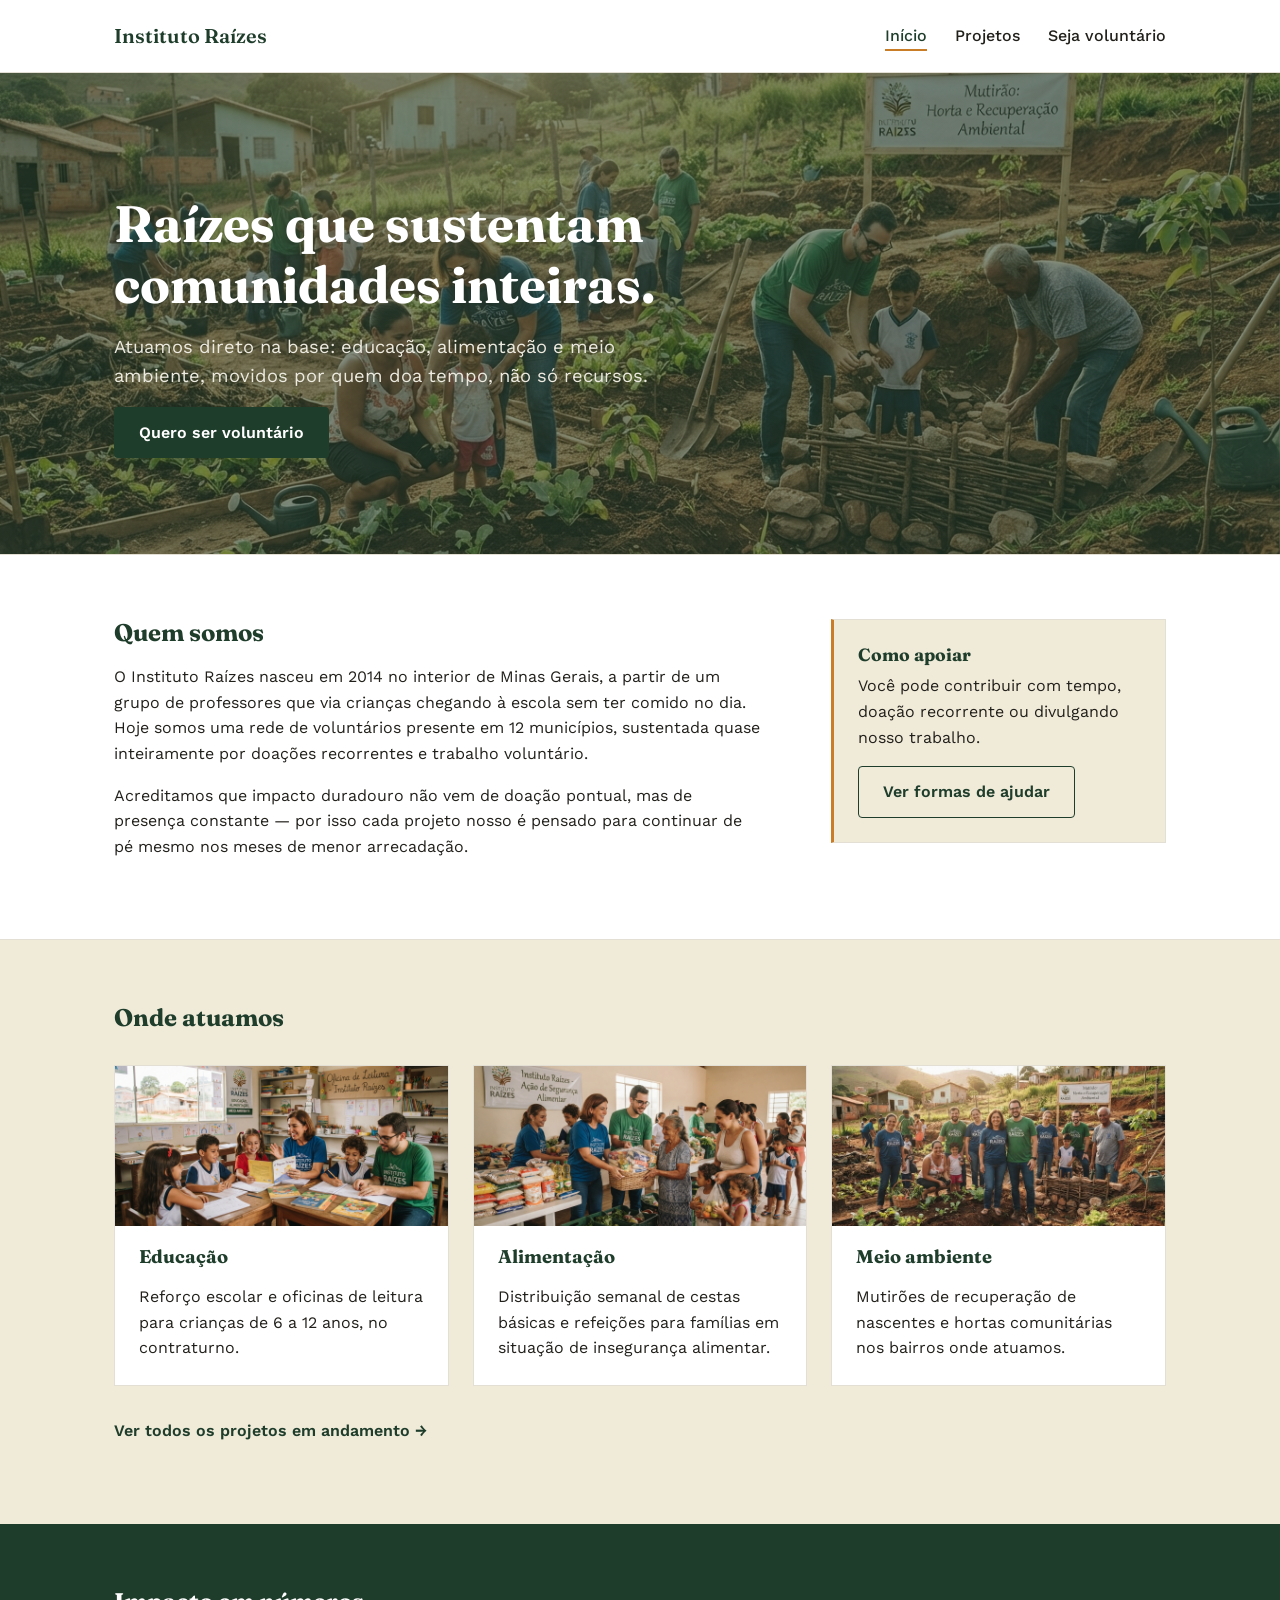
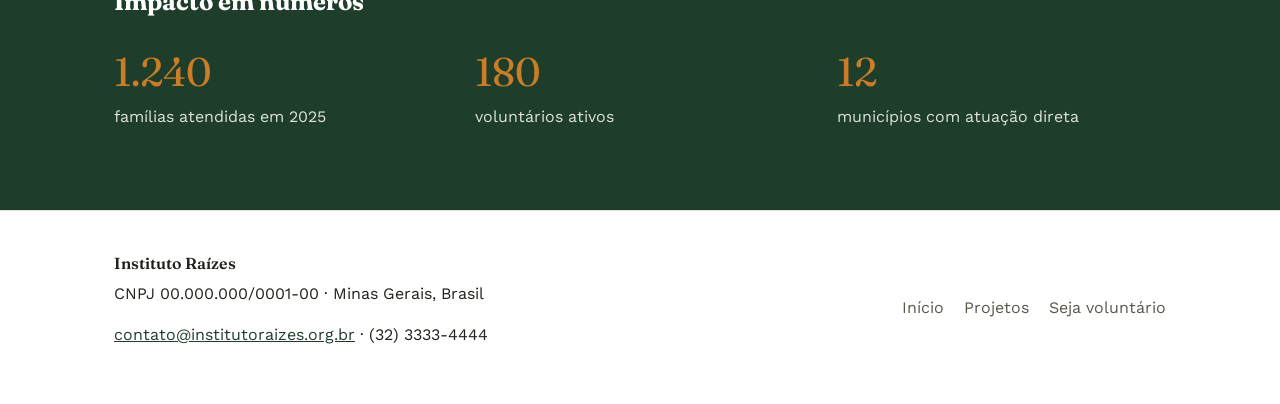
<file: index.html>
<!DOCTYPE html>
<html lang="pt-BR">
<head>
    <meta charset="UTF-8">
    <meta name="viewport" content="width=device-width, initial-scale=1.0">
    <title>Instituto Raízes | Página Inicial</title>
    <meta name="description" content="Instituto Raízes é uma organização do terceiro setor que atua...">
    
    <!-- Fontes do Google -->
    <link rel="preconnect" href="https://fonts.googleapis.com">
    <link href="https://fonts.googleapis.com/css2?family=Fraunces:wght@400;600&family=Work+Sans:wght@400;500;700&display=swap" rel="stylesheet">

    <!-- Estilos -->
    <link rel="stylesheet" href="css/style.css">
    <link rel="stylesheet" href="css/components.css">
    
</head>
<body>

  <!-- header e nav se repetem em todas as páginas -->
  <header class="site-header">
    <div class="container header-inner">
      <a href="index.html" class="logo">Instituto Raízes</a>

      <button class="nav-toggle" id="navToggle" aria-expanded="false" aria-controls="navList" aria-label="Abrir menu de navegação">
        <span class="nav-toggle-icon"></span>
      </button>

      <nav aria-label="Navegação principal">
        <ul class="nav-list" id="navList">
          <li><a href="index.html" aria-current="page">Início</a></li>
          <li><a href="projetos.html">Projetos</a></li>
          <li><a href="cadastro.html">Seja voluntário</a></li>
        </ul>
      </nav>
    </div>
  </header>

  <main>

    <section class="hero" aria-labelledby="hero-title" style="background-image: linear-gradient(rgba(31,61,43,0.55), rgba(31,61,43,0.55)), url('img/hero-comunidade.jpg');">
      <div class="container">
        <h1 id="hero-title" class="hero-title-light">Raízes que sustentam comunidades inteiras.</h1>
        <p class="hero-lead hero-lead-light">
          Atuamos direto na base: educação, alimentação e meio ambiente,
          movidos por quem doa tempo, não só recursos.
        </p>
        <a href="cadastro.html#form-cadastro" class="btn btn-primary">Quero ser voluntário</a>
      </div>
    </section>

    <section class="about" aria-labelledby="about-title">
      <div class="container about-grid">
        <div>
          <h2 id="about-title">Quem somos</h2>
          <p>
            O Instituto Raízes nasceu em 2014 no interior de Minas Gerais,
            a partir de um grupo de professores que via crianças chegando
            à escola sem ter comido no dia. Hoje somos uma rede de
            voluntários presente em 12 municípios, sustentada quase
            inteiramente por doações recorrentes e trabalho voluntário.
          </p>
          <p>
            Acreditamos que impacto duradouro não vem de doação pontual,
            mas de presença constante — por isso cada projeto nosso é
            pensado para continuar de pé mesmo nos meses de menor
            arrecadação.
          </p>
        </div>

        <aside class="fact-box" aria-label="Como apoiar">
          <h3>Como apoiar</h3>
          <p>Você pode contribuir com tempo, doação recorrente ou divulgando nosso trabalho.</p>
          <a href="cadastro.html#apoiar" class="btn btn-secondary">Ver formas de ajudar</a>
        </aside>
      </div>
    </section>

    <section class="focus-areas" aria-labelledby="focus-title">
      <div class="container">
        <h2 id="focus-title">Onde atuamos</h2>

        <div class="focus-grid">
          <article class="focus-card">
            <img src="img/educacao.jpg" alt="Voluntário lendo com crianças em oficina de leitura do Instituto Raízes" class="focus-img">
            <h3><a href="projetos.html#educacao" class="focus-link">Educação</a></h3>
            <p>Reforço escolar e oficinas de leitura para crianças de 6 a 12 anos, no contraturno.</p>
          </article>

          <article class="focus-card">
            <img src="img/alimentacao.jpg" alt="Voluntários entregando cesta básica para uma moradora da comunidade" class="focus-img">
            <h3><a href="projetos.html#alimentacao" class="focus-link">Alimentação</a></h3>
            <p>Distribuição semanal de cestas básicas e refeições para famílias em situação de insegurança alimentar.</p>
          </article>

          <article class="focus-card">
            <img src="img/meio-ambiente.jpg" alt="Grupo de voluntários e moradores em mutirão de horta comunitária" class="focus-img">
            <h3><a href="projetos.html#meio-ambiente" class="focus-link">Meio ambiente</a></h3>
            <p>Mutirões de recuperação de nascentes e hortas comunitárias nos bairros onde atuamos.</p>
          </article>
        </div>

        <p class="see-more">
          <a href="projetos.html">Ver todos os projetos em andamento →</a>
        </p>
      </div>
    </section>

    <section class="impact" aria-labelledby="impact-title">
      <div class="container">
        <h2 id="impact-title">Impacto em números</h2>
        <div class="impact-grid">
          <div class="impact-item">
            <span class="impact-number">1.240</span>
            <span class="impact-label">famílias atendidas em 2025</span>
          </div>
          <div class="impact-item">
            <span class="impact-number">180</span>
            <span class="impact-label">voluntários ativos</span>
          </div>
          <div class="impact-item">
            <span class="impact-number">12</span>
            <span class="impact-label">municípios com atuação direta</span>
          </div>
        </div>
      </div>
    </section>

  </main>

  <footer class="site-footer">
    <div class="container footer-inner">
      <div>
        <p class="footer-brand">Instituto Raízes</p>
        <p>CNPJ 00.000.000/0001-00 · Minas Gerais, Brasil</p>
        <p>
          <a href="mailto:contato@institutoraizes.org.br">contato@institutoraizes.org.br</a>
          · (32) 3333-4444
        </p>
      </div>
      <nav aria-label="Links do rodapé">
        <ul class="footer-links">
          <li><a href="index.html">Início</a></li>
          <li><a href="projetos.html">Projetos</a></li>
          <li><a href="cadastro.html">Seja voluntário</a></li>
        </ul>
      </nav>
    </div>
  </footer>
<script src="js/nav.js" defer></script>
</body>
</html>
</file>
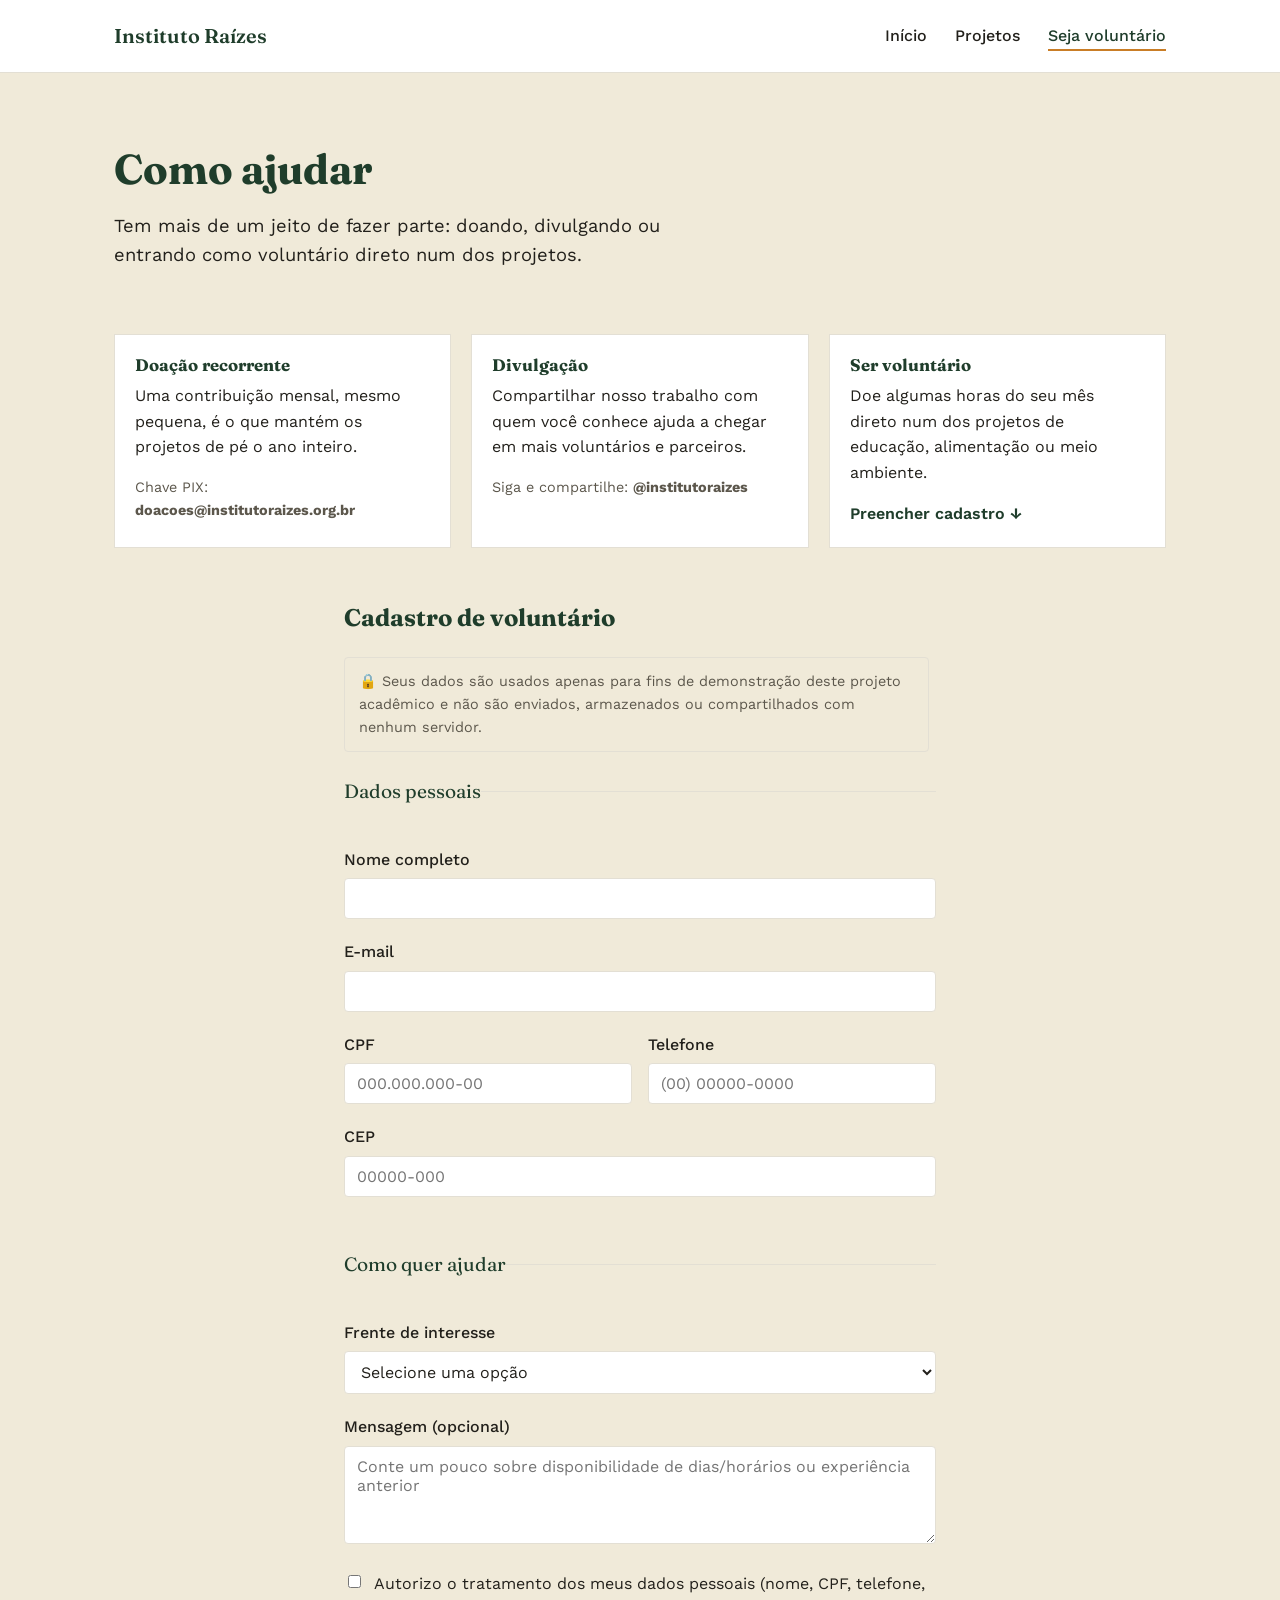
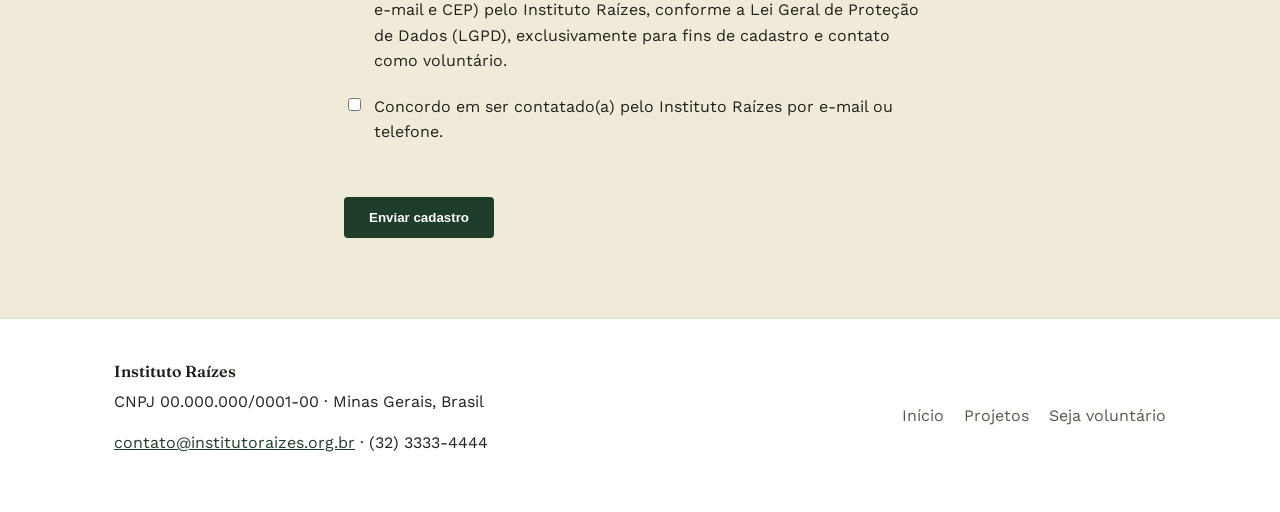
<file: cadastro.html>
<!DOCTYPE html>
<html lang="pt-BR">
<head>
  <meta charset="UTF-8">
  <meta name="viewport" content="width=device-width, initial-scale=1.0">
  <title>Instituto Raízes | Seja voluntário</title>
  <meta name="description" content="Cadastre-se para ser voluntário do Instituto Raízes nas frentes de educação, alimentação ou meio ambiente.">
  <!-- Fontes do Google -->
    <link rel="preconnect" href="https://fonts.googleapis.com">
    <link href="https://fonts.googleapis.com/css2?family=Fraunces:wght@400;600&family=Work+Sans:wght@400;500;700&display=swap" rel="stylesheet">

  <!-- Estilos do Design System e Grid -->
    <link rel="stylesheet" href="css/style.css">
    <link rel="stylesheet" href="css/components.css">
</head>
<body>

  <header class="site-header">
    <div class="container header-inner">
      <a href="index.html" class="logo">Instituto Raízes</a>

      <button class="nav-toggle" id="navToggle" aria-expanded="false" aria-controls="navList" aria-label="Abrir menu de navegação">
        <span class="nav-toggle-icon"></span>
      </button>

      <nav aria-label="Navegação principal">
        <ul class="nav-list" id="navList">
          <li><a href="index.html">Início</a></li>
          <li><a href="projetos.html">Projetos</a></li>
          <li><a href="cadastro.html" aria-current="page">Seja voluntário</a></li>
        </ul>
      </nav>
    </div>
  </header>

  <main>

    <section class="page-intro">
      <div class="container">
        <h1>Como ajudar</h1>
        <p class="hero-lead">
          Tem mais de um jeito de fazer parte: doando, divulgando ou
          entrando como voluntário direto num dos projetos.
        </p>
      </div>
    </section>

    <section class="support-options" id="apoiar" aria-labelledby="apoiar-title">
      <div class="container">
        <h2 id="apoiar-title" class="visually-hidden">Formas de apoiar</h2>
        <div class="support-grid">
          <article class="support-card">
            <h3>Doação recorrente</h3>
            <p>Uma contribuição mensal, mesmo pequena, é o que mantém os projetos de pé o ano inteiro.</p>
            <p class="support-detail">Chave PIX: <strong>doacoes@institutoraizes.org.br</strong></p>
          </article>

          <article class="support-card">
            <h3>Divulgação</h3>
            <p>Compartilhar nosso trabalho com quem você conhece ajuda a chegar em mais voluntários e parceiros.</p>
            <p class="support-detail">Siga e compartilhe: <strong>@institutoraizes</strong></p>
          </article>

          <article class="support-card">
            <h3>Ser voluntário</h3>
            <p>Doe algumas horas do seu mês direto num dos projetos de educação, alimentação ou meio ambiente.</p>
            <a href="#form-cadastro" class="support-link">Preencher cadastro ↓</a>
          </article>
        </div>
      </div>
    </section>

    <section class="form-section">
      <div class="container form-container">
        <h2 class="form-heading">Cadastro de voluntário</h2>

        <form id="form-cadastro" novalidate>

          <p class="privacy-note">
            🔒 Seus dados são usados apenas para fins de demonstração deste
            projeto acadêmico e não são enviados, armazenados ou
            compartilhados com nenhum servidor.
          </p>

          <fieldset>
            <legend>Dados pessoais</legend>

            <div class="form-field">
              <label for="nome">Nome completo</label>
              <input
                type="text"
                id="nome"
                name="nome"
                required
                minlength="3"
                autocomplete="name"
              >
              <span class="field-error">Informe seu nome completo (mínimo 3 letras).</span>
            </div>

            <div class="form-field">
              <label for="email">E-mail</label>
              <input
                type="email"
                id="email"
                name="email"
                required
                autocomplete="email"
              >
              <span class="field-error">Informe um e-mail válido.</span>
            </div>

            <div class="form-row">
              <div class="form-field">
                <label for="cpf">CPF</label>
                <input
                  type="text"
                  id="cpf"
                  name="cpf"
                  inputmode="numeric"
                  placeholder="000.000.000-00"
                  pattern="\d{3}\.\d{3}\.\d{3}-\d{2}"
                  maxlength="14"
                  autocomplete="off"
                  required
                >
                <span class="field-error">Digite um CPF válido, no formato 000.000.000-00.</span>
              </div>

              <div class="form-field">
                <label for="telefone">Telefone</label>
                <input
                  type="tel"
                  id="telefone"
                  name="telefone"
                  inputmode="numeric"
                  placeholder="(00) 00000-0000"
                  pattern="\(\d{2}\) \d{4,5}-\d{4}"
                  maxlength="15"
                  required
                >
                <span class="field-error">Digite um telefone válido, com DDD.</span>
              </div>
            </div>

            <div class="form-field">
              <label for="cep">CEP</label>
              <input
                type="text"
                id="cep"
                name="cep"
                inputmode="numeric"
                placeholder="00000-000"
                pattern="\d{5}-\d{3}"
                maxlength="9"
                required
              >
              <span class="field-error">Digite um CEP válido, no formato 00000-000.</span>
            </div>
          </fieldset>

          <fieldset>
            <legend>Como quer ajudar</legend>

            <div class="form-field">
              <label for="frente">Frente de interesse</label>
              <select id="frente" name="frente" required>
                <option value="" selected disabled>Selecione uma opção</option>
                <option value="educacao">Educação</option>
                <option value="alimentacao">Alimentação</option>
                <option value="meio-ambiente">Meio ambiente</option>
                <option value="qualquer">Qualquer uma</option>
              </select>
            </div>

            <div class="form-field">
              <label for="mensagem">Mensagem (opcional)</label>
              <textarea
                id="mensagem"
                name="mensagem"
                rows="4"
                maxlength="500"
                placeholder="Conte um pouco sobre disponibilidade de dias/horários ou experiência anterior"
              ></textarea>
            </div>

            <div class="form-field form-field-checkbox">
              <input type="checkbox" id="lgpd" name="lgpd" required>
              <label for="lgpd">
                Autorizo o tratamento dos meus dados pessoais (nome, CPF,
                telefone, e-mail e CEP) pelo Instituto Raízes, conforme a
                Lei Geral de Proteção de Dados (LGPD), exclusivamente
                para fins de cadastro e contato como voluntário.
              </label>
              <span class="field-error">É preciso autorizar o tratamento dos dados para enviar o cadastro.</span>
            </div>

            <div class="form-field form-field-checkbox">
              <input type="checkbox" id="termos" name="termos" required>
              <label for="termos">
                Concordo em ser contatado(a) pelo Instituto Raízes por e-mail ou telefone.
              </label>
              <span class="field-error">É preciso concordar para enviar o cadastro.</span>
            </div>
          </fieldset>

          <button type="submit" class="btn btn-primary">Enviar cadastro</button>

          <p id="form-success" class="form-success" role="status" hidden>
            Cadastro recebido! Em breve alguém da equipe entra em contato.
          </p>
        </form>

      </div>
    </section>

  </main>

  <footer class="site-footer">
    <div class="container footer-inner">
      <div>
        <p class="footer-brand">Instituto Raízes</p>
        <p>CNPJ 00.000.000/0001-00 · Minas Gerais, Brasil</p>
        <p>
          <a href="mailto:contato@institutoraizes.org.br">contato@institutoraizes.org.br</a>
          · (32) 3333-4444
        </p>
      </div>
      <nav aria-label="Links do rodapé">
        <ul class="footer-links">
          <li><a href="index.html">Início</a></li>
          <li><a href="projetos.html">Projetos</a></li>
          <li><a href="cadastro.html">Seja voluntário</a></li>
        </ul>
      </nav>
    </div>
  </footer>

  <script src="js/mascara.js"></script>
  <script src="js/nav.js" defer></script>
</body>
</html>
</file>
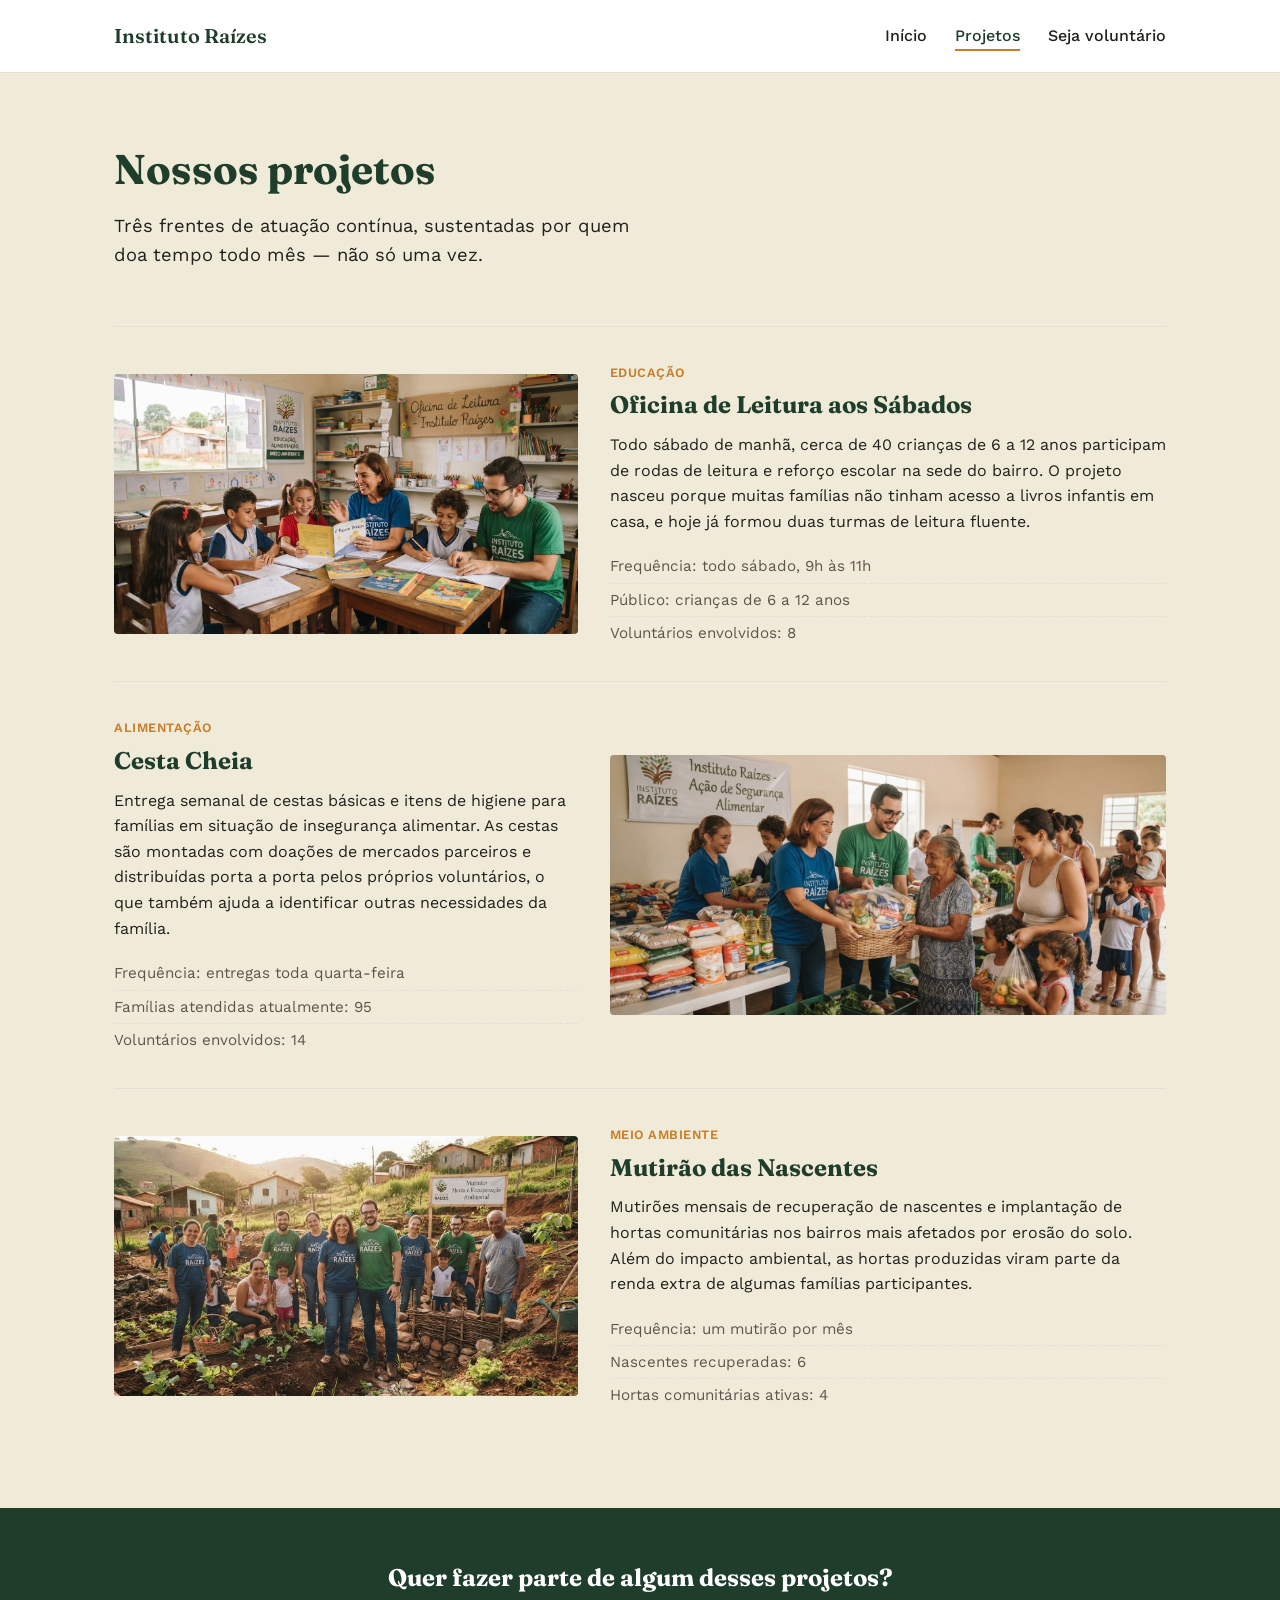
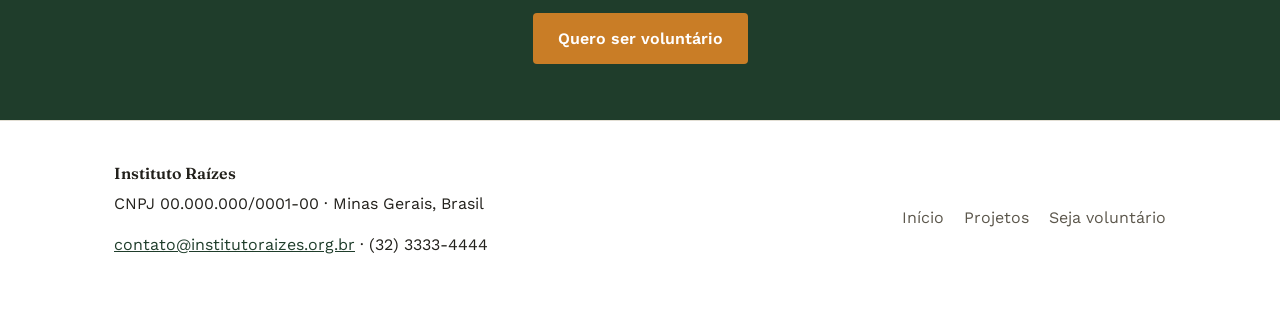
<file: projetos.html>
<!DOCTYPE html>
<html lang="pt-BR">
<head>
  <meta charset="UTF-8">
  <meta name="viewport" content="width=device-width, initial-scale=1.0">
  <title>Instituto Raízes | Projetos</title>
  <meta name="description" content="Conheça os projetos em andamento do Instituto Raízes nas frentes de educação, alimentação e meio ambiente.">
 <!-- Fontes do Google -->
    <link rel="preconnect" href="https://fonts.googleapis.com">
    <link href="https://fonts.googleapis.com/css2?family=Fraunces:wght@400;600&family=Work+Sans:wght@400;500;700&display=swap" rel="stylesheet">

  <!-- Estilos do Design System e Grid -->
    <link rel="stylesheet" href="css/style.css">
    <link rel="stylesheet" href="css/components.css">
</head>
<body>

  <header class="site-header">
    <div class="container header-inner">
      <a href="index.html" class="logo">Instituto Raízes</a>

      <button class="nav-toggle" id="navToggle" aria-expanded="false" aria-controls="navList" aria-label="Abrir menu de navegação">
        <span class="nav-toggle-icon"></span>
      </button>

      <nav aria-label="Navegação principal">
        <ul class="nav-list" id="navList">
          <li><a href="index.html">Início</a></li>
          <li><a href="projetos.html" aria-current="page">Projetos</a></li>
          <li><a href="cadastro.html">Seja voluntário</a></li>
        </ul>
      </nav>
    </div>
  </header>

  <main>

    <section class="page-intro">
      <div class="container">
        <h1>Nossos projetos</h1>
        <p class="hero-lead">
          Três frentes de atuação contínua, sustentadas por quem doa
          tempo todo mês — não só uma vez.
        </p>
      </div>
    </section>

    <section class="projects-list" aria-label="Lista de projetos">
      <div class="container">

        <article class="project-item" id="educacao">
          <img src="img/educacao.jpg" alt="Voluntário lendo com crianças em oficina de leitura do Instituto Raízes" class="project-img">
          <div class="project-body">
            <span class="project-tag">Educação</span>
            <h2>Oficina de Leitura aos Sábados</h2>
            <p>
              Todo sábado de manhã, cerca de 40 crianças de 6 a 12 anos
              participam de rodas de leitura e reforço escolar na sede
              do bairro. O projeto nasceu porque muitas famílias não
              tinham acesso a livros infantis em casa, e hoje já
              formou duas turmas de leitura fluente.
            </p>
            <ul class="project-meta">
              <li>Frequência: todo sábado, 9h às 11h</li>
              <li>Público: crianças de 6 a 12 anos</li>
              <li>Voluntários envolvidos: 8</li>
            </ul>
          </div>
        </article>

        <article class="project-item project-item-reverse" id="alimentacao">
          <img src="img/alimentacao.jpg" alt="Voluntários entregando cesta básica para uma moradora da comunidade" class="project-img">
          <div class="project-body">
            <span class="project-tag">Alimentação</span>
            <h2>Cesta Cheia</h2>
            <p>
              Entrega semanal de cestas básicas e itens de higiene para
              famílias em situação de insegurança alimentar. As cestas
              são montadas com doações de mercados parceiros e
              distribuídas porta a porta pelos próprios voluntários,
              o que também ajuda a identificar outras necessidades da
              família.
            </p>
            <ul class="project-meta">
              <li>Frequência: entregas toda quarta-feira</li>
              <li>Famílias atendidas atualmente: 95</li>
              <li>Voluntários envolvidos: 14</li>
            </ul>
          </div>
        </article>

        <article class="project-item" id="meio-ambiente">
          <img src="img/meio-ambiente.jpg" alt="Grupo de voluntários e moradores em mutirão de horta comunitária" class="project-img">
          <div class="project-body">
            <span class="project-tag">Meio ambiente</span>
            <h2>Mutirão das Nascentes</h2>
            <p>
              Mutirões mensais de recuperação de nascentes e implantação
              de hortas comunitárias nos bairros mais afetados por
              erosão do solo. Além do impacto ambiental, as hortas
              produzidas viram parte da renda extra de algumas famílias
              participantes.
            </p>
            <ul class="project-meta">
              <li>Frequência: um mutirão por mês</li>
              <li>Nascentes recuperadas: 6</li>
              <li>Hortas comunitárias ativas: 4</li>
            </ul>
          </div>
        </article>

      </div>
    </section>

    <section class="cta-band">
      <div class="container cta-band-inner">
        <h2>Quer fazer parte de algum desses projetos?</h2>
        <a href="cadastro.html" class="btn btn-primary">Quero ser voluntário</a>
      </div>
    </section>

  </main>

  <footer class="site-footer">
    <div class="container footer-inner">
      <div>
        <p class="footer-brand">Instituto Raízes</p>
        <p>CNPJ 00.000.000/0001-00 · Minas Gerais, Brasil</p>
        <p>
          <a href="mailto:contato@institutoraizes.org.br">contato@institutoraizes.org.br</a>
          · (32) 3333-4444
        </p>
      </div>
      <nav aria-label="Links do rodapé">
        <ul class="footer-links">
          <li><a href="index.html">Início</a></li>
          <li><a href="projetos.html">Projetos</a></li>
          <li><a href="cadastro.html">Seja voluntário</a></li>
        </ul>
      </nav>
    </div>
  </footer>
<script src="js/nav.js" defer></script>
</body>
</html>
</file>
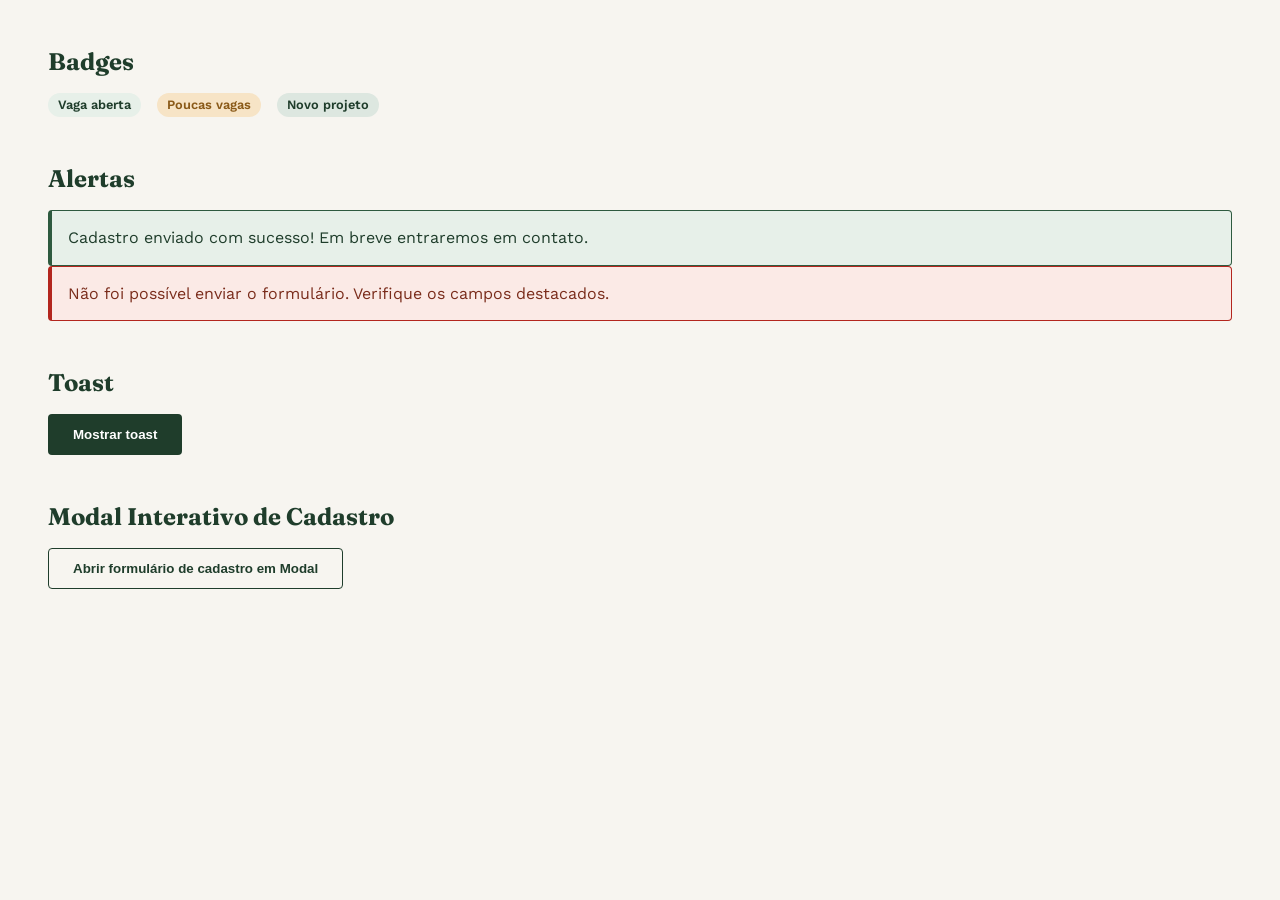
<file: teste-feedback.html>
<!DOCTYPE html>
<html lang="pt-BR">
<head>
  <meta charset="UTF-8">
  <meta name="viewport" content="width=device-width, initial-scale=1.0">
  <title>Instituto Raízes | Teste — Componentes de Feedback e Cadastro</title>

  <link rel="preconnect" href="https://fonts.googleapis.com">
  <link href="https://fonts.googleapis.com/css2?family=Fraunces:wght@400;600&family=Work+Sans:wght@400;600&display=swap" rel="stylesheet">

  <link rel="stylesheet" href="css/variables.css">
  <link rel="stylesheet" href="css/grid.css">
  <link rel="stylesheet" href="css/components.css">
  <link rel="stylesheet" href="css/style.css">

  <style>
    body { padding: var(--space-6); display: flex; flex-direction: column; gap: var(--space-6); background: var(--color-neutral-100); }
    section h2 { margin-bottom: var(--space-3); font-family: var(--font-display); }
    .row { display: flex; flex-wrap: wrap; gap: var(--space-3); align-items: center; }
    
    /* Ajuste para o modal aceitar formulários longos com scroll interno */
    .modal-content-scroll {
      max-height: 85vh;
      overflow-y: auto;
      width: min(95%, 600px);
    }
  </style>
</head>
<body>

  <section>
    <h2>Badges</h2>
    <div class="row">
      <span class="badge badge-success">Vaga aberta</span>
      <span class="badge badge-warning">Poucas vagas</span>
      <span class="badge badge-info">Novo projeto</span>
    </div>
  </section>

  <section>
    <h2>Alertas</h2>
    <div class="alert alert-success">Cadastro enviado com sucesso! Em breve entraremos em contato.</div>
    <div class="alert alert-error">Não foi possível enviar o formulário. Verifique os campos destacados.</div>
  </section>

  <section>
    <h2>Toast</h2>
    <button class="btn btn-primary" id="showToast">Mostrar toast</button>
    <div class="toast-container">
      <div class="toast toast-success" id="demoToast">Voluntário cadastrado com sucesso.</div>
    </div>
  </section>

  <section>
    <h2>Modal Interativo de Cadastro</h2>
    <button class="btn btn-secondary" id="openModal">Abrir formulário de cadastro em Modal</button>
    
    <!-- Modal com o formulário de cadastro completo -->
    <div class="modal-backdrop" id="modalBackdrop">
      <div class="modal modal-content-scroll">
        <div class="modal-header">
          <strong>Cadastro de Voluntário</strong>
          <button class="btn btn-secondary" id="closeModal" style="padding: 4px 10px; font-size: 0.85rem;">✕ Fechar</button>
        </div>
        
        <!-- Formulário real reaproveitado -->
        <form id="form-cadastro" novalidate>
          <p class="privacy-note">
            🔒 Seus dados são usados apenas para fins de demonstração deste projeto acadêmico.
          </p>

          <fieldset>
            <legend>Dados pessoais</legend>

            <div class="form-field">
              <label for="nome">Nome completo</label>
              <input type="text" id="nome" name="nome" required minlength="3" autocomplete="name">
              <span class="field-error">Informe seu nome completo (mínimo 3 letras).</span>
            </div>

            <div class="form-field">
              <label for="email">E-mail</label>
              <input type="email" id="email" name="email" required autocomplete="email">
              <span class="field-error">Informe um e-mail válido.</span>
            </div>

            <div class="form-row">
              <div class="form-field">
                <label for="cpf">CPF</label>
                <input type="text" id="cpf" name="cpf" inputmode="numeric" placeholder="000.000.000-00" pattern="\d{3}\.\d{3}\.\d{3}-\d{2}" maxlength="14" required>
                <span class="field-error">Digite um CPF válido (000.000.000-00).</span>
              </div>

              <div class="form-field">
                <label for="telefone">Telefone</label>
                <input type="tel" id="telefone" name="telefone" inputmode="numeric" placeholder="(00) 00000-0000" pattern="\(\d{2}\) \d{4,5}-\d{4}" maxlength="15" required>
                <span class="field-error">Digite um telefone com DDD.</span>
              </div>
            </div>

            <div class="form-field">
              <label for="cep">CEP</label>
              <input type="text" id="cep" name="cep" inputmode="numeric" placeholder="00000-000" pattern="\d{5}-\d{3}" maxlength="9" required>
              <span class="field-error">Digite um CEP válido (00000-000).</span>
            </div>
          </fieldset>

          <fieldset>
            <legend>Como quer ajudar</legend>

            <div class="form-field">
              <label for="frente">Frente de interesse</label>
              <select id="frente" name="frente" required>
                <option value="" selected disabled>Selecione uma opção</option>
                <option value="educacao">Educação</option>
                <option value="alimentacao">Alimentação</option>
                <option value="meio-ambiente">Meio ambiente</option>
                <option value="qualquer">Qualquer uma</option>
              </select>
            </div>

            <div class="form-field">
              <label for="mensagem">Mensagem (opcional)</label>
              <textarea id="mensagem" name="mensagem" rows="3" maxlength="500" placeholder="Conte um pouco sobre disponibilidade"></textarea>
            </div>

            <div class="form-field form-field-checkbox">
              <input type="checkbox" id="lgpd" name="lgpd" required>
              <label for="lgpd">Autorizo o tratamento dos meus dados conforme a LGPD.</label>
              <span class="field-error">É preciso autorizar para enviar.</span>
            </div>

            <div class="form-field form-field-checkbox">
              <input type="checkbox" id="termos" name="termos" required>
              <label for="termos">Concordo em ser contatado(a) pelo Instituto Raízes.</label>
              <span class="field-error">É preciso concordar para enviar.</span>
            </div>
          </fieldset>

          <button type="submit" class="btn btn-primary" style="width: 100%; margin-top: 12px;">Enviar cadastro</button>

          <p id="form-success" class="form-success" role="status" hidden style="margin-top: 12px;">
            Cadastro recebido com sucesso! Em breve entraremos em contato.
          </p>
        </form>
      </div>
    </div>
  </section>

  <!-- Scripts de toast, modal e máscaras -->
  <script src="js/mascara.js"></script>
  <script>
    // Toast demo
    document.getElementById("showToast").addEventListener("click", () => {
      const toast = document.getElementById("demoToast");
      toast.classList.add("is-visible");
      setTimeout(() => toast.classList.remove("is-visible"), 3000);
    });

    // Modal controls
    const backdrop = document.getElementById("modalBackdrop");
    document.getElementById("openModal").addEventListener("click", () => {
      backdrop.classList.add("is-open");
    });
    document.getElementById("closeModal").addEventListener("click", () => {
      backdrop.classList.remove("is-open");
    });
    // Fecha ao clicar fora da caixa do modal
    backdrop.addEventListener("click", (e) => {
      if (e.target === backdrop) backdrop.classList.remove("is-open");
    });
  </script>

</body>
</html>
</file>
<file: css/style.css>
:root {
  --color-bg: #F0EAD9;
  --color-surface: #FFFFFF;
  --color-primary: #1F3D2B;
  --color-primary-light: #2E5A3F;
  --color-accent: #C97D26;
  --color-text: #22201B;
  --color-text-muted: #5C574C;
  --color-border: #E3DFD4;

  --font-display: 'Fraunces', serif;
  --font-body: 'Work Sans', sans-serif;
}

* {
  box-sizing: border-box;
}

body {
  margin: 0;
  font-family: var(--font-body);
  color: var(--color-text);
  background: var(--color-bg);
  line-height: 1.6;
}

.container {
  max-width: 1100px;
  margin: 0 auto;
  padding: 0 24px;
}

h1, h2, h3 {
  font-family: var(--font-display);
  color: var(--color-primary);
  line-height: 1.2;
  margin: 0 0 16px;
}

p {
  margin: 0 0 16px;
  max-width: 65ch;
}

a {
  color: var(--color-primary);
}

/* HEADER */
.site-header {
  background: var(--color-surface);
  border-bottom: 1px solid var(--color-border);
}

.header-inner {
  display: flex;
  justify-content: space-between;
  align-items: center;
  padding-top: 20px;
  padding-bottom: 20px;
}

.logo {
  font-family: var(--font-display);
  font-size: 1.25rem;
  font-weight: 600;
  text-decoration: none;
  color: var(--color-primary);
}

.nav-list {
  display: flex;
  gap: 28px;
  list-style: none;
  margin: 0;
  padding: 0;
}

.nav-list a {
  text-decoration: none;
  font-weight: 500;
  color: var(--color-text);
}

.nav-list a[aria-current="page"] {
  color: var(--color-primary);
  border-bottom: 2px solid var(--color-accent);
  padding-bottom: 4px;
}

/* HERO */
.hero {
  padding: 120px 0 96px;
  background-size: cover;
  background-position: center;
}

.hero-title-light {
  color: #fff;
}

.hero-lead-light {
  color: #EDEAE0;
}

.hero h1 {
  font-size: clamp(2rem, 4vw, 3.2rem);
  max-width: 16ch;
}

.hero-lead {
  font-size: 1.15rem;
  max-width: 50ch;
}

.btn {
  display: inline-block;
  text-decoration: none;
  font-weight: 600;
  padding: 12px 24px;
  border-radius: 4px;
  border: 1px solid transparent;
  transition: background-color 0.2s ease, border-color 0.2s ease,
              box-shadow 0.2s ease, transform 0.15s ease, opacity 0.2s ease;
}

.btn-primary {
  background: var(--color-primary);
  color: #fff;
}

.btn-primary:hover {
  background: var(--color-primary-light);
}

.btn-primary:focus-visible {
  outline: none;
  box-shadow: 0 0 0 3px rgba(46, 90, 63, 0.35);
}

.btn-primary:active {
  transform: scale(0.97);
}

.btn-primary:disabled {
  background: var(--color-border);
  color: var(--color-text-muted);
  cursor: not-allowed;
  transform: none;
}

.btn-secondary {
  background: transparent;
  color: var(--color-primary);
  border-color: var(--color-primary);
}

.btn-secondary:hover {
  background: rgba(31, 61, 43, 0.06);
}

.btn-secondary:focus-visible {
  outline: none;
  box-shadow: 0 0 0 3px rgba(31, 61, 43, 0.2);
}

.btn-secondary:active {
  transform: scale(0.97);
}

/* ABOUT */
.about {
  padding: 64px 0;
  background: var(--color-surface);
  border-top: 1px solid var(--color-border);
  border-bottom: 1px solid var(--color-border);
}

.about-grid {
  display: grid;
  grid-template-columns: 2fr 1fr;
  gap: 48px;
  align-items: start;
}

.fact-box {
  background: var(--color-bg);
  border: 1px solid var(--color-border);
  border-left: 3px solid var(--color-accent);
  padding: 24px;
}

.fact-box h3 {
  font-size: 1.1rem;
  margin-bottom: 8px;
}

/* FOCUS AREAS */
.focus-areas {
  padding: 64px 0;
}

.focus-grid {
  display: grid;
  grid-template-columns: repeat(3, 1fr);
  gap: 24px;
  margin-top: 32px;
}

.focus-card {
  background: var(--color-surface);
  border: 1px solid var(--color-border);
  overflow: hidden;
  position: relative;
  transition: box-shadow 0.15s ease, transform 0.15s ease;
}

.focus-card:hover {
  box-shadow: 0 8px 20px rgba(31, 61, 43, 0.12);
  transform: translateY(-2px);
}

.focus-link {
  text-decoration: none;
  color: var(--color-primary);
}

/* área clicável cobre o card inteiro, sem precisar transformar o article em <a> */
.focus-link::after {
  content: "";
  position: absolute;
  inset: 0;
}

.focus-img {
  width: 100%;
  height: 160px;
  object-fit: cover;
  display: block;
}

.focus-card h3,
.focus-card p {
  padding-left: 24px;
  padding-right: 24px;
}

.focus-card h3 {
  margin-top: 20px;
}

.focus-card p {
  margin-bottom: 24px;
}

.focus-card h3 {
  font-size: 1.15rem;
}

.see-more {
  margin-top: 32px;
}

.see-more a {
  font-weight: 600;
  text-decoration: none;
}

/* IMPACT */
.impact {
  padding: 64px 0 80px;
  background: var(--color-primary);
  color: #fff;
}

.impact h2 {
  color: #fff;
}

.impact-grid {
  display: grid;
  grid-template-columns: repeat(3, 1fr);
  gap: 32px;
  margin-top: 24px;
}

.impact-number {
  display: block;
  font-family: var(--font-display);
  font-size: 2.5rem;
  color: var(--color-accent);
}

.impact-label {
  display: block;
  color: #DCE3DC;
}

/* FOOTER */
.site-footer {
  padding: 40px 0;
  background: var(--color-surface);
  border-top: 1px solid var(--color-border);
}

.footer-inner {
  display: flex;
  justify-content: space-between;
  align-items: center;
  flex-wrap: wrap;
  gap: 16px;
}

.footer-brand {
  font-family: var(--font-display);
  font-weight: 600;
  margin-bottom: 4px;
}

.footer-links {
  display: flex;
  gap: 20px;
  list-style: none;
  margin: 0;
  padding: 0;
}

.footer-links a {
  text-decoration: none;
  color: var(--color-text-muted);
}

/* RESPONSIVO */
@media (max-width: 720px) {
  .about-grid,
  .focus-grid,
  .impact-grid {
    grid-template-columns: 1fr;
  }

  .header-inner {
    flex-direction: column;
    gap: 12px;
  }

  .project-item,
  .project-item-reverse {
    grid-template-columns: 1fr;
  }
}

/* PÁGINA DE PROJETOS */
.page-intro {
  padding: 72px 0 40px;
}

.page-intro h1 {
  font-size: clamp(2rem, 4vw, 2.6rem);
}

.projects-list {
  padding-bottom: 64px;
}

.project-item {
  display: grid;
  grid-template-columns: 1fr 1.2fr;
  gap: 32px;
  align-items: center;
  padding: 32px 0;
  border-top: 1px solid var(--color-border);
}

.project-item-reverse .project-img {
  order: 2;
}

.project-img {
  width: 100%;
  height: 260px;
  object-fit: cover;
  border-radius: 4px;
}

.project-tag {
  display: inline-block;
  font-size: 0.8rem;
  font-weight: 600;
  text-transform: uppercase;
  letter-spacing: 0.04em;
  color: var(--color-accent);
  margin-bottom: 8px;
}

.project-body h2 {
  margin-bottom: 12px;
}

.project-meta {
  list-style: none;
  margin: 16px 0 0;
  padding: 0;
  color: var(--color-text-muted);
  font-size: 0.95rem;
}

.project-meta li {
  padding: 4px 0;
  border-top: 1px dashed var(--color-border);
}

.project-meta li:first-child {
  border-top: none;
}

.cta-band {
  background: var(--color-primary);
  color: #fff;
  padding: 56px 0;
}

.cta-band h2 {
  color: #fff;
  margin-bottom: 20px;
}

.cta-band-inner {
  text-align: center;
}

.cta-band .btn-primary {
  background: var(--color-accent);
}

/* FORMULÁRIO DE CADASTRO */
.form-section {
  padding-bottom: 80px;
}

.form-heading {
  margin-bottom: 24px;
}

.visually-hidden {
  position: absolute;
  width: 1px;
  height: 1px;
  overflow: hidden;
  clip: rect(0, 0, 0, 0);
  white-space: nowrap;
}

.support-options {
  padding: 8px 0 56px;
}

.support-grid {
  display: grid;
  grid-template-columns: repeat(3, 1fr);
  gap: 20px;
}

.support-card {
  background: var(--color-surface);
  border: 1px solid var(--color-border);
  padding: 20px;
}

.support-card h3 {
  font-size: 1.05rem;
  margin-bottom: 8px;
}

.support-detail {
  font-size: 0.9rem;
  color: var(--color-text-muted);
  margin-bottom: 0;
}

.support-link {
  font-weight: 600;
  text-decoration: none;
}

@media (max-width: 720px) {
  .support-grid {
    grid-template-columns: 1fr;
  }
}

.form-container {
  max-width: 640px;
}

.privacy-note {
  font-size: 0.9rem;
  color: var(--color-text-muted);
  background: var(--color-bg);
  border: 1px solid var(--color-border);
  border-radius: 4px;
  padding: 12px 14px;
  margin-bottom: 24px;
}

fieldset {
  border: none;
  border-top: 1px solid var(--color-border);
  padding: 24px 0;
  margin: 0 0 8px;
}

legend {
  font-family: var(--font-display);
  font-size: 1.2rem;
  color: var(--color-primary);
  padding: 0;
  margin-bottom: 16px;
}

.form-field {
  margin-bottom: 20px;
}

.form-row {
  display: grid;
  grid-template-columns: 1fr 1fr;
  gap: 16px;
}

.form-field label {
  display: block;
  font-weight: 500;
  margin-bottom: 6px;
}

.form-field input,
.form-field select,
.form-field textarea {
  width: 100%;
  font-family: var(--font-body);
  font-size: 1rem;
  padding: 10px 12px;
  border: 1px solid var(--color-border);
  border-radius: 4px;
  background: var(--color-surface);
  color: var(--color-text);
}

.form-field input:focus,
.form-field select:focus,
.form-field textarea:focus {
  outline: 2px solid var(--color-primary-light);
  outline-offset: 1px;
}

.field-error {
  display: none;
  color: #B3261E;
  font-size: 0.85rem;
  margin-top: 6px;
}

/* só mostra as mensagens de erro depois de uma tentativa de envio */
.form-tentou-enviar .form-field input:invalid ~ .field-error,
.form-tentou-enviar .form-field-checkbox input:invalid ~ .field-error {
  display: block;
}

.form-tentou-enviar input:invalid,
.form-tentou-enviar select:invalid {
  border-color: #B3261E;
}

.form-field-checkbox {
  display: flex;
  align-items: flex-start;
  gap: 10px;
}

.form-field-checkbox input {
  width: auto;
  margin-top: 4px;
}

.form-field-checkbox label {
  font-weight: 400;
  margin-bottom: 0;
}

.form-success {
  margin-top: 20px;
  padding: 14px 16px;
  background: #E7F0E9;
  border: 1px solid var(--color-primary-light);
  border-radius: 4px;
  color: var(--color-primary);
}

@media (max-width: 560px) {
  .form-row {
    grid-template-columns: 1fr;
  }
}

/* ===================================================================
   NAV MOBILE — botão hambúrguer (.nav-toggle) e comportamento de
   .nav-list em telas estreitas. Depende de #navToggle/#navList no HTML.
   =================================================================== */

.nav-toggle {
  display: none;
  flex-direction: column;
  justify-content: space-between;
  width: 26px;
  height: 18px;
  background: none;
  border: none;
  cursor: pointer;
  padding: 0;
}

.nav-toggle-icon,
.nav-toggle-icon::before,
.nav-toggle-icon::after {
  content: "";
  display: block;
  height: 2px;
  width: 100%;
  background: var(--color-primary);
  transition: transform 0.25s ease;
}
.nav-toggle-icon::before { transform: translateY(-7px); }
.nav-toggle-icon::after  { transform: translateY(5px); }

.nav-toggle[aria-expanded="true"] .nav-toggle-icon { background: transparent; }
.nav-toggle[aria-expanded="true"] .nav-toggle-icon::before { transform: translateY(0) rotate(45deg); }
.nav-toggle[aria-expanded="true"] .nav-toggle-icon::after  { transform: translateY(0) rotate(-45deg); }

@media (max-width: 720px) {
  .nav-toggle { display: flex; }

  .nav-list {
    position: absolute;
    top: 100%;
    left: 0;
    width: 100%;
    flex-direction: column;
    gap: 0;
    max-height: 0;
    overflow: hidden;
    background: var(--color-surface);
    border-bottom: 1px solid var(--color-border);
    transition: max-height 0.3s ease;
  }

  .nav-list.is-open { max-height: 300px; }

  .nav-list li { padding: 12px 24px; border-top: 1px solid var(--color-border); }

  .header-inner { position: relative; }
}

/* ===================================================================
   BREAKPOINTS ADICIONAIS — completa os 5 pontos de quebra declarados
   no roteiro: até 480 / 481-768 (já coberto pelo @media 720 acima) /
   769-1024 / 1025-1440 (base, sem media query) / 1441+
   =================================================================== */

/* BP1 — até 480px: Mobile Compacto */
@media (max-width: 480px) {
  h1 { font-size: clamp(1.6rem, 6vw, 2rem); }
  .hero { padding: 72px 0 56px; }
  .container { padding: 0 16px; }
}

/* BP3 — 769px a 1024px: Tablet Landscape / Small Desktop */
@media (min-width: 769px) and (max-width: 1024px) {
  .about-grid { grid-template-columns: 1.4fr 1fr; gap: 32px; }
  .focus-grid,
  .impact-grid,
  .support-grid { grid-template-columns: repeat(2, 1fr); }
  .project-item { grid-template-columns: 1fr 1fr; gap: 24px; }
}

/* BP5 — a partir de 1441px: Desktop Panorâmico */
@media (min-width: 1441px) {
  .container { max-width: 1320px; }
  .hero { padding: 140px 0 112px; }
  .focus-grid,
  .impact-grid { gap: 40px; }
}
</file>
<file: css/components.css>
/* ===================================================================
   INSTITUTO RAÍZES — COMPONENTES
   Compatível com as classes reais do style.css (.btn, .btn-primary,
   .btn-secondary, .focus-card, .form-field). Não redefine nada que já
   existe — só adiciona estados e os componentes de feedback.
   =================================================================== */

/* ---------- Estados de botão (complementa .btn/.btn-primary/.btn-secondary) ---------- */
.btn {
  transition: background-color 0.2s ease, border-color 0.2s ease,
              box-shadow 0.2s ease, transform 0.15s ease, opacity 0.2s ease;
}
.btn-primary:focus-visible {
  outline: none;
  box-shadow: 0 0 0 3px rgba(46, 90, 63, 0.35); /* tom de --color-primary-light */
}
.btn-primary:active { transform: scale(0.97); }
.btn-primary:disabled {
  background: var(--color-border);
  color: var(--color-text-muted);
  cursor: not-allowed;
  transform: none;
}
.btn-secondary:hover { background: rgba(31, 61, 43, 0.06); }
.btn-secondary:focus-visible {
  outline: none;
  box-shadow: 0 0 0 3px rgba(31, 61, 43, 0.2);
}
.btn-secondary:active { transform: scale(0.97); }

/* ---------- Badges ---------- */
.badge {
  display: inline-flex;
  align-items: center;
  gap: 4px;
  padding: 2px 10px;
  border-radius: 999px;
  font-size: 0.8rem;
  font-weight: 600;
}
.badge-success { background: #E7F0E9; color: var(--color-primary); }
.badge-warning { background: #F7E4C6; color: #8A5A18; }
.badge-info     { background: #DDE7E0; color: var(--color-primary); }

/* ---------- Alertas ---------- */
.alert {
  display: flex;
  gap: 12px;
  padding: 14px 16px;
  border: 1px solid transparent;
  border-left-width: 4px;
  border-radius: 4px;
}
.alert-success { background: #E7F0E9; border-color: var(--color-primary-light); color: var(--color-primary); }
.alert-error   { background: #FBEAE6; border-color: #B3261E; color: #7A2C1B; }

/* ---------- Toast ---------- */
.toast-container {
  position: fixed;
  bottom: 24px;
  right: 24px;
  display: flex;
  flex-direction: column;
  gap: 8px;
  z-index: 1000;
}
.toast {
  min-width: 260px;
  padding: 14px 16px;
  background: var(--color-text);
  color: #fff;
  border-radius: 4px;
  box-shadow: 0 8px 20px rgba(31, 61, 43, 0.2);
  opacity: 0;
  transform: translateY(12px);
  transition: opacity 0.3s ease, transform 0.3s ease;
}
.toast.is-visible { opacity: 1; transform: translateY(0); }
.toast-success { border-left: 4px solid var(--color-primary-light); }
.toast-error   { border-left: 4px solid #B3261E; }

/* ---------- Modal ---------- */
.modal-backdrop {
  position: fixed;
  inset: 0;
  background: rgba(34, 32, 27, 0.6);
  display: flex;
  align-items: center;
  justify-content: center;
  opacity: 0;
  visibility: hidden;
  transition: opacity 0.25s ease, visibility 0.25s;
  z-index: 999;
}
.modal-backdrop.is-open { opacity: 1; visibility: visible; }

.modal {
  width: min(90%, 420px);
  background: var(--color-surface);
  border-radius: 4px;
  padding: 24px;
  display: flex;
  flex-direction: column;
  gap: 16px;
  box-shadow: 0 12px 32px rgba(34, 32, 27, 0.2);
  transform: scale(0.95);
  transition: transform 0.25s ease;
}
.modal-backdrop.is-open .modal { transform: scale(1); }

.modal-header { display: flex; justify-content: space-between; align-items: center; }
.modal-actions { display: flex; justify-content: flex-end; gap: 12px; }
</file>
<file: css/variables.css>
/* ===================================================================
   INSTITUTO RAÍZES — DESIGN SYSTEM
   Variáveis globais de cor, tipografia e espaçamento
   =================================================================== */

:root {

  /* ---------- CORES: PRIMÁRIA (verde-raiz) ---------- */
  --color-primary-900: #1F3D2B;   /* texto sobre fundo claro, headers escuros */
  --color-primary-600: #3B6B4A;   /* cor de marca — botões, links, ícones */
  --color-primary-200: #C9DDC9;   /* tints — badges, fundos suaves, hover leve */

  /* ---------- CORES: SECUNDÁRIA (âmbar-terra) ---------- */
  --color-secondary-600: #C98A2B; /* acentos, CTAs secundários, destaques */
  --color-secondary-200: #F0DDB4; /* tints — fundos de seção, tags */

  /* ---------- CORES: NEUTRAS ---------- */
  --color-neutral-900: #211F1C;   /* texto principal (não é #000 puro) */
  --color-neutral-600: #5B564E;   /* texto secundário, legendas */
  --color-neutral-300: #D8D3C8;   /* bordas, divisores */
  --color-neutral-100: #F7F5F0;   /* fundo geral da página */
  --color-white:       #FFFFFF;   /* superfícies — cards, formulários */

  /* ---------- CORES: FEEDBACK (formulário de cadastro) ---------- */
  --color-success: #2F7D4F;
  --color-error:   #B3432B;

  /* ---------- TIPOGRAFIA: FAMÍLIAS ---------- */
  --font-display: 'Fraunces', serif;      /* títulos, identidade da marca */
  --font-body: 'Work Sans', sans-serif;   /* corpo de texto, UI */

  /* ---------- TIPOGRAFIA: ESCALA (5 patamares) ---------- */
  --fs-h1:    2.75rem;  /* 44px — título de hero */
  --fs-h2:    2rem;     /* 32px — título de seção */
  --fs-h3:    1.5rem;   /* 24px — subtítulo, título de card */
  --fs-body:  1rem;     /* 16px — texto corrido */
  --fs-small: 0.875rem; /* 14px — legendas, labels, notas */

  --lh-heading: 1.15;
  --lh-body: 1.6;

  /* ---------- ESPAÇAMENTO: ESCALA MODULAR (base 8px) ---------- */
  --space-1: 0.25rem;  /* 4px  — ajustes finos */
  --space-2: 0.5rem;   /* 8px  — gap entre ícone e texto */
  --space-3: 1rem;     /* 16px — padding interno de componentes */
  --space-4: 1.5rem;   /* 24px — espaço entre elementos de um bloco */
  --space-5: 2rem;     /* 32px — separação entre blocos */
  --space-6: 3rem;     /* 48px — respiro entre seções */
  --space-7: 4rem;     /* 64px — respiro de topo/rodapé de seção */

  /* ---------- BORDAS E SOMBRA (uso discreto, não decorativo) ---------- */
  --radius-sm: 4px;
  --radius-md: 8px;
  --shadow-card: 0 1px 3px rgba(33, 31, 28, 0.08);
}
</file>
<file: css/grid.css>
/* ===================================================================
   INSTITUTO RAÍZES — GRID SYSTEM
   Grid de 12 colunas + 5 breakpoints responsivos
   Depende de variables.css (usa var(--space-*) para os gaps)
   =================================================================== */

/* ---------- CONTAINER E GRID BASE (fallback / mobile compacto) ---------- */
.container {
  width: 100%;
  margin-inline: auto;
  padding-inline: var(--space-3);
}

.grid {
  display: grid;
  grid-template-columns: 1fr;   /* fallback: coluna única */
  gap: var(--space-3);
}

/* utilitários de posicionamento — ex: <div class="col-span-4"> */
.col-span-2  { grid-column: span 2; }
.col-span-3  { grid-column: span 3; }
.col-span-4  { grid-column: span 4; }
.col-span-6  { grid-column: span 6; }
.col-span-8  { grid-column: span 8; }
.col-span-12 { grid-column: span 12; }

/* ===================================================================
   BREAKPOINTS (5 pontos de quebra)
   =================================================================== */

/* BP1 — até 480px: Mobile Compacto
   Grade em coluna única, tipografia reduzida para leitura vertical. */
@media (max-width: 480px) {
  .grid { grid-template-columns: 1fr; gap: var(--space-2); }
  :root { --fs-h1: 2rem; --fs-h2: 1.5rem; }
}

/* BP2 — 481px a 768px: Mobile Ampliado / Tablet Portrait
   Cartões de projetos migram para 2 colunas. */
@media (min-width: 481px) and (max-width: 768px) {
  .container { padding-inline: var(--space-4); }
  .grid { grid-template-columns: repeat(2, 1fr); gap: var(--space-4); }
}

/* BP3 — 769px a 1024px: Tablet Landscape / Small Desktop
   Reorganiza o menu de navegação (ver nav.css) e expande a grade
   estrutural para blocos lado a lado com margens moderadas. */
@media (min-width: 769px) and (max-width: 1024px) {
  .container { max-width: 920px; padding-inline: var(--space-5); }
  .grid { grid-template-columns: repeat(8, 1fr); gap: var(--space-4); }
}

/* BP4 — 1025px a 1440px: Desktop Padrão
   Ativa o layout completo de 12 colunas, espaçamento generoso e
   max-width para evitar distorção do conteúdo em telas grandes. */
@media (min-width: 1025px) and (max-width: 1440px) {
  .container { max-width: 1140px; }
  .grid { grid-template-columns: repeat(12, 1fr); gap: var(--space-5); }
}

/* BP5 — a partir de 1441px: Desktop Panorâmico (Widescreen)
   Estabiliza o container principal e mantém a legibilidade,
   evitando estiramento horizontal excessivo do conteúdo. */
@media (min-width: 1441px) {
  .container { max-width: 1320px; }
  .grid { grid-template-columns: repeat(12, 1fr); gap: var(--space-6); }
}

/* ===================================================================
   EXEMPLO DE USO — Hero da home (index.html)
   =================================================================== */
/*
<div class="container">
  <div class="grid">
    <div class="hero-texto col-span-12">...</div>
    <div class="hero-imagem col-span-12">...</div>
  </div>
</div>

A partir do BP4 (1025px+), com 12 colunas ativas:
  .hero-texto  { grid-column: span 6; }  -> 6 das 12 colunas
  .hero-imagem { grid-column: span 6; }  -> as outras 6 colunas
*/
</file>
